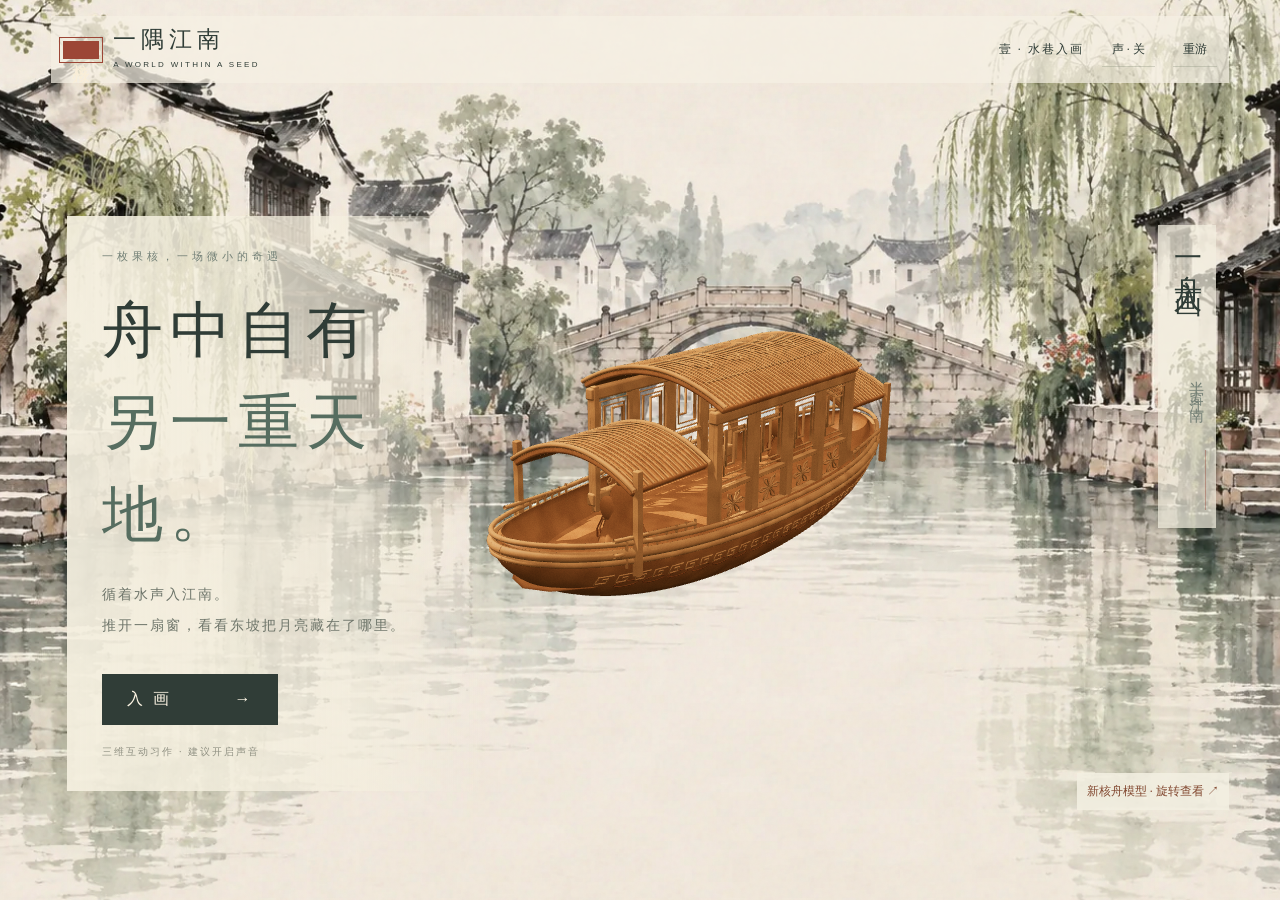
<file: index.html>
<!doctype html><html lang="zh-CN"><head><meta charset="utf-8"><meta name="viewport" content="width=device-width,initial-scale=1"><title>核舟 · 一隅江南</title><meta name="robots" content="noindex,nofollow,noarchive,nosnippet"><link rel="stylesheet" href="style.css?v=40"></head><body>
<div id="painted" aria-hidden="true"></div><canvas id="world" aria-label="可拖动环顾的三维核舟场景"></canvas><div class="paper"></div>
<header><a class="brand" href="./"><span class="seal">核舟</span><span>一隅江南<small>A WORLD WITHIN A SEED</small></span></a><div class="top"><span id="chapter">壹 · 水巷入画</span><button id="sound" aria-label="开启环境音">声 · 关</button><button id="reset">重游</button></div></header>
<aside class="poem"><span id="verse">一舟入画</span><small id="verseSub">半窗江南</small><i></i></aside>
<div id="loading">正在展开江南…</div>
<aside id="riverHud" hidden><span id="routePlace">山塘水巷</span><progress id="routeProgress" max="160" value="0"></progress><small>一程画中江南</small></aside>
<aside id="landmarkCard" hidden aria-live="polite"><small id="landmarkSide">左岸 · 行舟到站</small><h3 id="landmarkName"></h3><b id="landmarkLabel"></b><p id="landmarkHistory"></p></aside><button id="landmarkBeacon" type="button" hidden><i aria-hidden="true"></i><span id="landmarkBeaconText"></span></button><div id="hotspots"></div>
<section id="intro"><p class="eyebrow">一枚果核，一场微小的奇遇</p><h1>舟中自有<br><em>另一重天地。</em></h1><p class="lede">循着水声入江南。<br>推开一扇窗，看看东坡把月亮藏在了哪里。</p><button id="start" class="primary">入 画 <span>→</span></button><p class="hint">三维互动习作 · 建议开启声音</p></section>
<section id="dialogue" hidden><div class="speaker"><span id="who"></span><small id="tone"></small></div><p id="line"></p><div id="choices"></div></section>
<aside id="banter" hidden aria-label="东坡与佛印的舟中闲话"></aside>
<div id="toast" role="status"></div>
<aside id="objectCard" hidden aria-live="polite"><button id="closeObjectCard" aria-label="收起物件介绍">×</button><small id="objectTag"></small><h3 id="objectTitle"></h3><p id="objectIntro"></p><p class="object-story"><b>舟中典故</b><span id="objectStory"></span></p></aside>
<section id="puzzle" hidden><p class="eyebrow">花窗里的小机关</p><h2 id="puzzleTitle">月亮，藏在哪一扇？</h2><p id="puzzleDesc">轻转花窗。窗外的天地，也会跟着改变。</p><div class="puzzleBtns"><button id="prevWindow" aria-label="向左转动花窗">←</button><span id="windowName">水巷 · 一重景</span><button id="nextWindow" aria-label="向右转动花窗">→</button></div><button id="closePuzzle" class="quiet">先看看别处</button></section>
<section id="ending" hidden><p class="eyebrow">叁 · 掌中天地</p><h2>方才一场江南，<br>原来不盈一握。</h2><p>拖动，看看这枚核舟的另一面。<br>窗、人物与一场奇遇，都藏在这里。</p><button id="backInside" class="primary">再入舟中 ↗</button><small>核雕主题幻想体验 · 场景与机关为艺术化设计</small></section>
<div id="joystick" role="group" aria-label="船舱前进后退与转向操作杆" hidden><span class="joy-dir joy-front">↑ 前进</span><span class="joy-dir joy-back">↓ 后退</span><span class="joy-dir joy-left">← 左转</span><span class="joy-dir joy-right">右转 →</span><div id="joystickKnob" aria-hidden="true"></div></div>
<footer id="controls" hidden><div><span class="dot"></span><span id="instruction">拖动环顾 · 按住行舟 · 靠近桥下的核舟小境</span></div><nav><button id="lookLeft" hidden>看左岸</button><button id="forwardView" hidden>看前方</button><button id="lookRight" hidden>看右岸</button><button id="autoSail" hidden>自动行舟</button><button id="sail">按住行舟</button><button id="enter">进入船舱 ↗</button><button id="inspectWindow" hidden>近看花窗</button><button id="inspectTurn" hidden>转动花窗 ↻</button><button id="face" hidden>回看花窗</button><button id="outside" hidden>掌中看舟 ↗</button></nav></footer>
<a href="model.html" style="position:absolute;bottom:90px;right:4%;font-size:12px;color:#824830;padding:10px;background:#f3efe2df;z-index:6;text-decoration:none">新核舟模型 · 旋转查看 ↗</a>
<script type="module" src="app.js?v=43"></script></body></html>
</file>
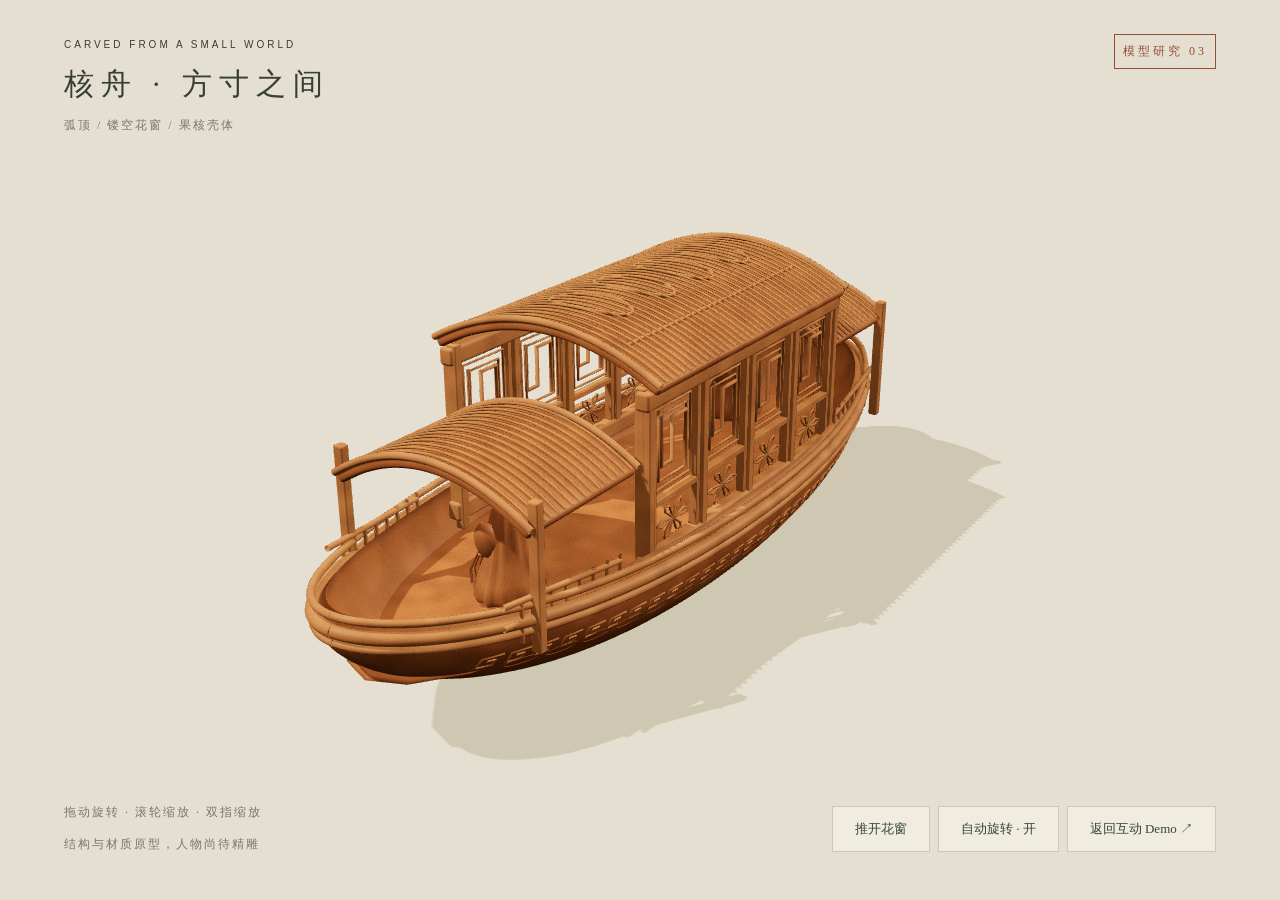
<file: model.html>
<!doctype html><html lang="zh-CN"><head><meta charset="utf-8"><meta name="viewport" content="width=device-width,initial-scale=1"><title>核舟 · 微雕模型研究</title><style>*{box-sizing:border-box}body{margin:0;background:#d9d6ca;color:#393e36;font-family:SimSun,serif}canvas{width:100vw;height:100vh;display:block;touch-action:none}header{position:absolute;top:34px;left:5%;right:5%;display:flex;justify-content:space-between;pointer-events:none}small{font:10px sans-serif;letter-spacing:3px}h1{font-size:30px;font-weight:400;letter-spacing:7px;margin:12px 0}p{font-size:12px;letter-spacing:2px;color:#74796e}aside{position:absolute;bottom:35px;left:5%;right:5%;display:flex;align-items:center;justify-content:space-between;gap:15px;flex-wrap:wrap}button,a{font:13px SimSun;color:#38443b;background:#f1eee2e8;border:1px solid #7a857455;padding:13px 22px;text-decoration:none;cursor:pointer}button:hover,a:hover{background:#fff9eb}nav{display:flex;gap:8px}#status{position:absolute;top:48%;width:100%;text-align:center;font-size:14px}#tag{border:1px solid #984e36;color:#984e36;padding:8px;height:35px;letter-spacing:3px;font-size:12px} @media(max-width:600px){h1{font-size:23px}header{top:22px}aside{bottom:20px}aside p{font-size:10px}button,a{padding:12px 15px}}</style></head><body><canvas id="model"></canvas><header><div><small>CARVED FROM A SMALL WORLD</small><h1>核舟 · 方寸之间</h1><p>弧顶 / 镂空花窗 / 果核壳体</p></div><span id="tag">模型研究 03</span></header><div id="status">正在载入核舟模型…</div><aside><p>拖动旋转 · 滚轮缩放 · 双指缩放<br><br>结构与材质原型，人物尚待精雕</p><nav><button id="open">推开花窗</button><button id="spin">自动旋转 · 开</button><a href="./?v=4">返回互动 Demo ↗</a></nav></aside><script type="module" src="model-viewer.js?v=5"></script></body></html>
</file>
<file: style.css>
:root{--ink:#303d37;--red:#9c4636;--paper:#f2eee3}*{box-sizing:border-box}body{margin:0;background:var(--paper);color:var(--ink);font-family:"Noto Serif SC","Songti SC","SimSun",serif;overflow:hidden}button,a{-webkit-tap-highlight-color:transparent}button{font:inherit;color:inherit;cursor:pointer;border:1px solid #71807555;background:#f6f2e7d9;padding:12px 21px;transition:.2s}button:hover{background:#fff9ed;border-color:var(--red);transform:translateY(-1px)}button:focus-visible{outline:2px solid var(--red);outline-offset:4px}button:disabled{opacity:.45;cursor:default}canvas{position:fixed;inset:0;width:100%;height:100%;touch-action:none}.paper{pointer-events:none;position:fixed;inset:0;opacity:.17;background-image:url("data:image/svg+xml,%3Csvg viewBox='0 0 180 180' xmlns='http://www.w3.org/2000/svg'%3E%3Cfilter id='n'%3E%3CfeTurbulence type='fractalNoise' baseFrequency='.8' numOctaves='3' stitchTiles='stitch'/%3E%3C/filter%3E%3Cpath fill='%23705f45' opacity='.32' filter='url(%23n)' d='M0 0h180v180H0z'/%3E%3C/svg%3E");mix-blend-mode:multiply}header{position:absolute;left:4%;right:4%;top:28px;display:flex;align-items:center;justify-content:space-between;z-index:5}.brand{display:flex;gap:14px;align-items:center;text-decoration:none;color:inherit;font-size:23px;letter-spacing:5px}.seal{background:var(--red);color:#f9eed8;font-size:18px;letter-spacing:0;writing-mode:vertical-rl;padding:9px 6px;outline:1px solid var(--red);outline-offset:3px}.brand small{display:block;font:8px/2.5 sans-serif;letter-spacing:2.3px}.top{display:flex;gap:18px;align-items:center;font-size:12px;letter-spacing:2px}.top button{padding:8px 10px;background:transparent;border:0;border-bottom:1px solid #8a8f7b55}.poem{position:absolute;right:5%;top:25%;display:flex;gap:20px;writing-mode:vertical-rl;font-size:28px;letter-spacing:9px;pointer-events:none}.poem small{font-size:15px;padding-top:70px;color:#748076}.poem i{height:60px;border-right:1px solid #9a463866;margin-top:25px}#intro{position:absolute;left:8%;top:24%;max-width:420px}.eyebrow{font-size:11px;letter-spacing:4px;color:#738077}h1{font-size:clamp(40px,4.8vw,70px);line-height:1.5;font-weight:400;letter-spacing:7px;margin:20px 0}h1 em{font-style:normal;color:#566d60}.lede{font-size:14px;line-height:2.2;letter-spacing:2px;color:#6e756a}.primary{background:var(--ink);color:#fff7e6;border:0;min-width:165px;margin-top:18px;padding:15px 25px;letter-spacing:3px}.primary:hover{background:#465e50}.primary span{margin-left:55px}.hint{font-size:10px;letter-spacing:2px;color:#909183;margin-top:20px}footer{position:absolute;bottom:28px;left:4%;right:4%;display:flex;justify-content:space-between;align-items:center;font:11px sans-serif;letter-spacing:1px}footer>div{padding:12px;background:#f4f0e2bc;border-radius:3px}nav{display:flex;gap:8px}.dot{display:inline-block;width:5px;height:5px;background:var(--red);border-radius:50%;margin-right:10px}#dialogue{position:absolute;bottom:112px;left:50%;transform:translateX(-50%);width:min(560px,88vw);background:#f4f0e6f2;border-top:2px solid #9c4636;padding:24px 30px;box-shadow:0 15px 60px #39251418;z-index:7}.speaker{display:flex;align-items:center;gap:15px}.speaker span{font-size:20px;letter-spacing:5px}.speaker small{font:10px sans-serif;letter-spacing:2px;color:#929181}#line{font-size:17px;line-height:1.8;margin:16px 0}#choices{display:flex;gap:8px;flex-wrap:wrap}#choices button{font-size:12px;padding:9px 14px}#puzzle{position:absolute;top:22%;left:5%;width:290px;padding:24px;background:#f5f1e5eb;border-left:2px solid #9c4636}h2{font-size:25px;font-weight:400;line-height:1.8;letter-spacing:3px}#puzzle p:not(.eyebrow){font-size:13px;line-height:1.9;color:#748076}.puzzleBtns{display:flex;align-items:center;justify-content:space-between;margin:22px 0;font-size:12px}.puzzleBtns button{padding:9px 15px}.quiet{border:0;background:transparent;padding:5px 0;color:#7f8679;font-size:12px}#ending{position:absolute;top:27%;left:7%;width:340px}#ending h2{font-size:34px}#ending p{font-size:14px;line-height:2.2;color:#7b8071}#ending small{display:block;font-size:10px;margin-top:24px;color:#9a9887}#toast{position:absolute;top:120px;left:50%;transform:translateX(-50%);background:#303d37e8;color:#fff5e6;padding:12px 22px;font-size:13px;letter-spacing:2px;opacity:0;transition:opacity .4s;pointer-events:none;z-index:10}.hotspot{position:absolute;border:1px solid #fff8e8a0;background:#f5efdfed;box-shadow:0 2px 15px #0001;border-radius:30px;padding:8px 15px;font-size:12px;letter-spacing:3px;transform:translate(-50%,-50%);white-space:nowrap}.hotspot:hover{transform:translate(-50%,-53%);background:#fffaf0}.hotspot::before{content:'✧';color:var(--red);margin-right:6px}#loading{position:absolute;bottom:20px;left:20px;font-size:12px} [hidden]{display:none!important}@media(max-width:700px){header{top:20px}.brand{font-size:17px;letter-spacing:2px}.brand small{font-size:6px}.top{gap:4px}.top>span{display:none}.poem{top:22%;right:6%;font-size:20px}#intro{left:7%;top:27%;max-width:70%}h1{font-size:40px}.lede{font-size:12px}footer{bottom:18px;flex-direction:column;gap:10px}footer>div{font-size:9px}footer button{font-size:12px;padding:10px 15px}#dialogue{bottom:120px;padding:18px}#line{font-size:15px}#puzzle{top:110px;left:5%;width:250px;padding:16px}#puzzle h2{font-size:19px}#ending{top:20%;width:260px}#ending h2{font-size:27px}#toast{top:100px;width:80%;text-align:center;font-size:11px}}
.in-cabin header{background:#f3efdfeb;padding:10px 14px;top:14px;border-bottom:1px solid #9c463655}.in-cabin .poem{display:none}
#painted{position:fixed;inset:-2%;background:#ede9dd url(assets/ink-canal-v1.webp) center center/cover no-repeat;transition:background-image 1s;pointer-events:none}.painting-mode #intro{background:linear-gradient(90deg,#f4efdfef,#f4efdfb8 70%,transparent);padding:22px 35px;margin-left:-35px}.painting-mode header{background:#f5f0e4b8;padding:8px 12px;top:16px}.painting-mode .poem{background:#f3efdfb8;padding:18px 10px}.painting-mode canvas{background:transparent}

#riverHud{position:absolute;left:5%;top:120px;font-size:12px;letter-spacing:3px;color:#55665d;background:#f4efe3b8;padding:12px 17px;pointer-events:none}#riverHud small{display:block;font-size:9px;opacity:.6;margin-top:7px}#routeProgress{display:block;width:145px;height:3px;margin-top:12px;accent-color:#718476}footer nav{flex-wrap:wrap;justify-content:center}footer button{padding:10px 14px;font-size:12px}.in-cabin .hotspot{font-size:11px;padding:7px 11px;letter-spacing:1px}.in-cabin .poem{display:none}body:has(#riverHud:not([hidden])) .poem{display:none}@media(max-width:700px){footer{gap:7px}footer nav{max-width:95vw;gap:5px}footer button{padding:8px 10px;font-size:11px}#riverHud{top:108px;font-size:11px}#dialogue{bottom:160px}}

.in-cabin>a[href="model.html"]{display:none}
#joystick{position:absolute;right:4.5%;bottom:96px;width:136px;height:136px;border:1px solid #5c4a357d;border-radius:50%;background:radial-gradient(circle,#f4ead4d9 0 27%,#b5895a59 28% 58%,#5639214f 59% 61%,#eadbc3c9 62%);box-shadow:inset 0 0 0 7px #f5eddb60,0 12px 35px #2b1d1438;z-index:8;touch-action:none;user-select:none;cursor:grab;backdrop-filter:blur(3px)}#joystick::before,#joystick::after{content:"";position:absolute;background:#6d513452;pointer-events:none}#joystick::before{width:1px;height:66%;left:50%;top:17%}#joystick::after{height:1px;width:66%;left:17%;top:50%}.joy-dir{position:absolute;font:700 11px/1 sans-serif;letter-spacing:.5px;color:#493522;text-shadow:0 1px #fff7e0e8;white-space:nowrap;pointer-events:none;transition:.15s}.joy-front{top:10px;left:50%;transform:translateX(-50%)}.joy-back{bottom:10px;left:50%;transform:translateX(-50%)}.joy-left{left:9px;top:50%;transform:translateY(-50%)}.joy-right{right:9px;top:50%;transform:translateY(-50%)}#joystickKnob{position:absolute;left:50%;top:50%;width:44px;height:44px;border-radius:50%;transform:translate(-50%,-50%);background:radial-gradient(circle at 38% 30%,#d7ad7a,#8a5936 64%,#56331f);border:2px solid #f0d4a2a8;box-shadow:0 5px 12px #2d1a1170,inset 0 2px 4px #ffe3b56b;pointer-events:none;will-change:transform}#joystick.active{cursor:grabbing;border-color:#9c633ecc}#joystick.active #joystickKnob{box-shadow:0 3px 8px #2d1a1170,inset 0 2px 4px #ffe3b56b}#joystick[data-direction~="front"] .joy-front,#joystick[data-direction~="back"] .joy-back,#joystick[data-direction~="left"] .joy-left,#joystick[data-direction~="right"] .joy-right{color:#9c3026;transform:translateX(-50%) scale(1.13)}#joystick[data-direction~="left"] .joy-left,#joystick[data-direction~="right"] .joy-right{transform:translateY(-50%) scale(1.13)}
@media(max-width:700px){#joystick{right:5%;bottom:112px;width:118px;height:118px}.joy-dir{font-size:9px}.joy-front{top:9px}.joy-back{bottom:9px}.joy-left{left:7px}.joy-right{right:7px}#joystickKnob{width:40px;height:40px}}

#banter{position:fixed;inset:0;z-index:7;pointer-events:none}#banter[hidden]{display:none}.actor-speech{position:absolute;transform:translate3d(-50%,-112%,0);width:min(230px,31vw);height:88px;padding:10px 14px 11px;border:1px solid rgba(126,76,43,.35);border-radius:14px 14px 14px 3px;background:rgba(246,239,222,.94);box-shadow:0 5px 22px rgba(49,25,10,.18);color:#4d3424;text-align:left;font:13px/1.5 inherit;pointer-events:auto;cursor:pointer;contain:layout paint;backface-visibility:hidden;will-change:left,top}.actor-speech:hover,.actor-speech:active{transform:translate3d(-50%,-112%,0);background:rgba(250,244,229,.98)}.actor-speech::after{content:"";position:absolute;left:18px;bottom:-8px;width:14px;height:14px;background:inherit;border-right:1px solid rgba(126,76,43,.35);border-bottom:1px solid rgba(126,76,43,.35);transform:rotate(45deg)}.actor-speech b{display:block;margin-bottom:2px;color:#8a5030;font-size:11px;letter-spacing:.12em}.actor-speech span{display:block}.actor-speech[hidden],.actor-hotspot{display:none!important}@media(max-width:700px){.actor-speech{width:146px;height:88px;padding:8px 10px;font-size:11px;line-height:1.42}.actor-speech b{font-size:10px}}
#objectCard{position:absolute;left:4%;top:116px;width:min(330px,34vw);padding:18px 21px 19px;background:rgba(245,237,218,.96);border:1px solid rgba(120,75,43,.32);border-left:3px solid #955a35;box-shadow:0 12px 34px rgba(44,25,14,.2);color:#4d3424;z-index:9}#objectCard[hidden]{display:none}#objectCard button{position:absolute;right:8px;top:5px;border:0;background:none;color:#805033;font-size:20px;cursor:pointer}#objectCard small{color:#9a6040;font-size:10px;letter-spacing:.16em}#objectCard h3{margin:7px 0 8px;font:500 20px/1.2 serif;color:#633b27}#objectCard p{margin:0;font-size:12px;line-height:1.75}.object-story{margin-top:11px!important;padding-top:10px;border-top:1px solid rgba(122,79,47,.2)}.object-story b{display:block;margin-bottom:3px;color:#8d5231;font-size:10px;letter-spacing:.12em}.object-story span{display:block}@media(max-width:700px){#objectCard{left:16px;top:98px;width:calc(100vw - 76px);padding:14px 17px 15px}#objectCard h3{font-size:17px}#objectCard p{font-size:11px;line-height:1.6}}
#landmarkCard{position:absolute;left:5%;top:218px;width:min(330px,36vw);padding:17px 20px 18px;background:linear-gradient(135deg,rgba(247,242,228,.96),rgba(235,231,216,.91));border:1px solid rgba(83,101,91,.26);border-left:3px solid #955a35;box-shadow:0 15px 42px rgba(45,52,47,.16);color:#44564d;z-index:8;pointer-events:none;animation:landmark-in .55s ease both}#landmarkCard[data-side="右岸"]{left:auto;right:5%;border-left:1px solid rgba(83,101,91,.26);border-right:3px solid #955a35;text-align:right}#landmarkCard small{display:block;color:#966248;font-size:10px;letter-spacing:.20em}#landmarkCard h3{margin:8px 0 4px;color:#34473e;font:500 25px/1.25 serif;letter-spacing:.12em}#landmarkCard b{display:block;color:#6e7c73;font:500 11px/1.5 serif;letter-spacing:.16em}#landmarkCard p{margin:11px 0 0;padding-top:10px;border-top:1px solid rgba(82,101,91,.18);font-size:12px;line-height:1.8;letter-spacing:.04em}@keyframes landmark-in{from{opacity:0;transform:translateY(10px)}to{opacity:1;transform:none}}@media(max-width:700px){#landmarkCard,#landmarkCard[data-side="右岸"]{left:5%;right:auto;top:168px;width:72vw;max-width:310px;padding:13px 16px 14px;text-align:left}#landmarkCard h3{font-size:20px}#landmarkCard p{font-size:11px;line-height:1.65}}
#landmarkBeacon{position:absolute;left:4%;top:55%;z-index:9;display:flex;align-items:center;gap:10px;padding:10px 15px 10px 11px;border:1px solid rgba(120,61,43,.42);border-radius:30px;background:rgba(247,240,224,.94);box-shadow:0 8px 28px rgba(48,33,22,.18);color:#6d3e2c;font-size:12px;letter-spacing:.11em;transform:translateY(-50%);animation:beacon-in .35s ease both}#landmarkBeacon[data-side="右岸"]{left:auto;right:4%;flex-direction:row-reverse}#landmarkBeacon:hover{transform:translateY(-50%) scale(1.025);background:#fff9ec}#landmarkBeacon i{position:relative;width:12px;height:12px;flex:0 0 12px;border-radius:50%;background:#a94131;box-shadow:0 0 0 5px rgba(169,65,49,.14)}#landmarkBeacon i::after{content:"";position:absolute;inset:-7px;border:1px solid rgba(169,65,49,.5);border-radius:50%;animation:beacon-pulse 1.7s ease-out infinite}@keyframes beacon-pulse{0%{transform:scale(.55);opacity:1}75%,100%{transform:scale(1.55);opacity:0}}@keyframes beacon-in{from{opacity:0;transform:translateY(-50%) translateX(-8px)}to{opacity:1;transform:translateY(-50%)}}@media(max-width:700px){#landmarkBeacon,#landmarkBeacon[data-side="右岸"]{top:60%;left:auto;right:4%;padding:9px 12px 9px 10px;font-size:10px;letter-spacing:.07em}}
</file>
